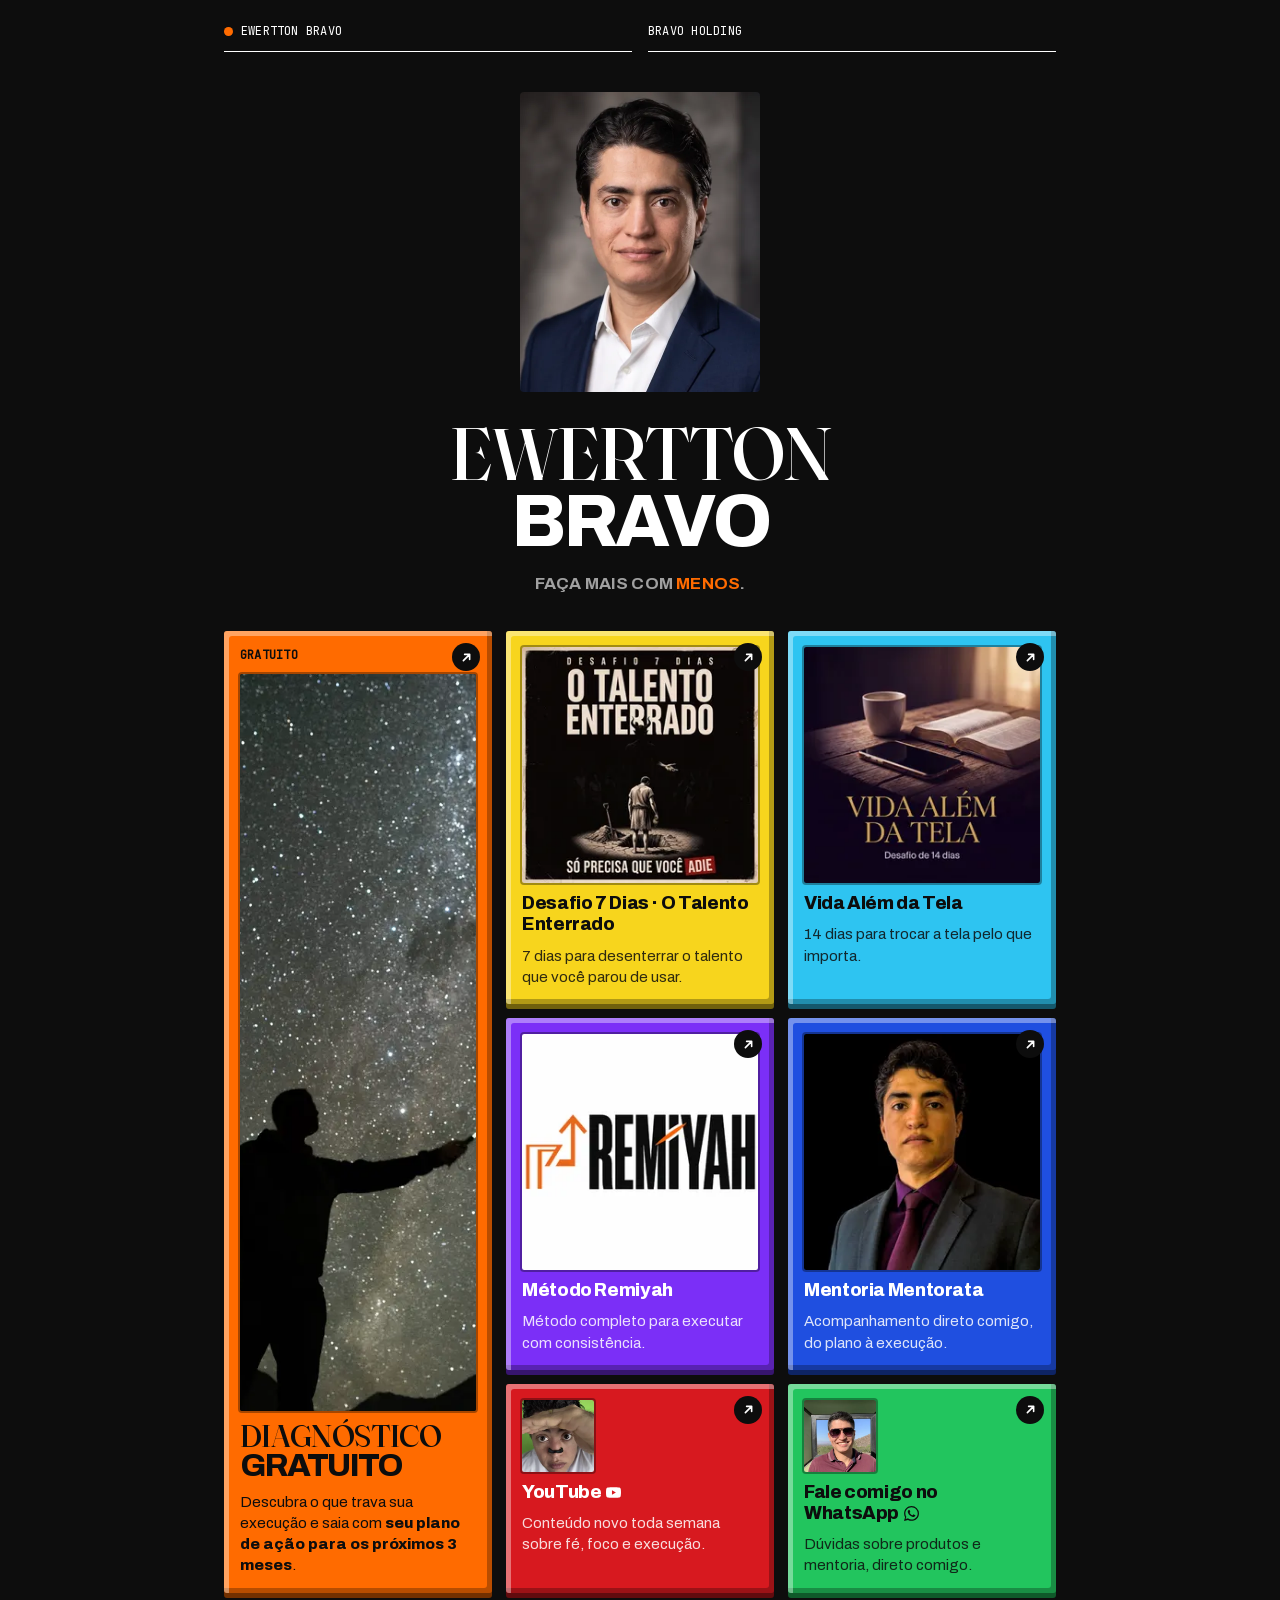
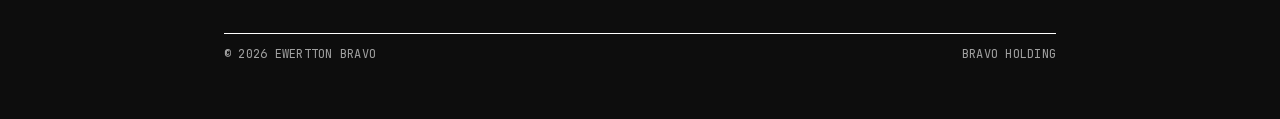
<file: index.html>
<!DOCTYPE html>
<html lang="pt-BR">
<head>
<meta charset="UTF-8">
<meta name="viewport" content="width=device-width, initial-scale=1">
<meta name="theme-color" content="#0D0D0D">

<title>Ewertton Bravo | Faça mais com menos</title>
<meta name="description" content="Ewertton Bravo. Faça mais com menos. Diagnóstico gratuito, Desafio 7 Dias · O Talento Enterrado, Método Remiyah e Mentoria Mentorata em um só lugar.">
<link rel="canonical" href="https://ebravoholding.com/">

<!-- Open Graph -->
<meta property="og:type" content="website">
<meta property="og:url" content="https://ebravoholding.com/">
<meta property="og:title" content="Ewertton Bravo | Faça mais com menos">
<meta property="og:description" content="Diagnóstico gratuito, Desafio 7 Dias · O Talento Enterrado, Método Remiyah e Mentoria Mentorata em um só lugar.">
<meta property="og:image" content="https://ebravoholding.com/og-image.jpg?v=3">
<meta property="og:image:width" content="1200">
<meta property="og:image:height" content="630">
<meta property="og:locale" content="pt_BR">

<!-- Twitter -->
<meta name="twitter:card" content="summary_large_image">
<meta name="twitter:title" content="Ewertton Bravo | Faça mais com menos">
<meta name="twitter:description" content="Diagnóstico gratuito, Desafio 7 Dias · O Talento Enterrado, Método Remiyah e Mentoria Mentorata em um só lugar.">
<meta name="twitter:image" content="https://ebravoholding.com/og-image.jpg?v=3">

<link rel="icon" href="/favicon/favicon.ico?v=2" sizes="any">
<link rel="icon" type="image/svg+xml" href="/favicon/favicon.svg?v=2">
<link rel="apple-touch-icon" href="/favicon/apple-touch-icon.png?v=2">
<link rel="manifest" href="/favicon/site.webmanifest?v=2">

<!-- Fontes locais (mesmos arquivos de sites.ebravoholding.com): sem origem de terceiros no caminho crítico -->
<link rel="preload" href="/fonts/fraunces.woff2?v=1" as="font" type="font/woff2" crossorigin>
<link rel="preload" href="/fonts/archivo.woff2?v=1" as="font" type="font/woff2" crossorigin>

<!-- Structured data: Person -->
<script type="application/ld+json">
{
  "@context": "https://schema.org",
  "@type": "Person",
  "name": "Ewertton Bravo",
  "url": "https://ebravoholding.com/",
  "image": "https://ebravoholding.com/assets/avatar.webp?v=5",
  "description": "Faça mais com menos.",
  "jobTitle": "Mentor",
  "sameAs": ["https://www.youtube.com/@ewerttonbravo"]
}
</script>

<!-- Critical CSS (above the fold) -->
<style>
@font-face{font-family:Fraunces;src:url(/fonts/fraunces.woff2?v=1) format("woff2");font-weight:100 900;font-display:swap}
@font-face{font-family:Archivo;src:url(/fonts/archivo.woff2?v=1) format("woff2");font-weight:100 900;font-display:swap}
@font-face{font-family:"JetBrains Mono";src:url(/fonts/jetbrains-mono.woff2?v=1) format("woff2");font-weight:400;font-display:swap}
/* fallbacks com métrica ajustada: a troca de fonte não empurra o layout (CLS) */
@font-face{font-family:"Fraunces fb";src:local("Georgia"),local("Times New Roman");size-adjust:96%;ascent-override:92%;descent-override:24%}
@font-face{font-family:"Archivo fb";src:local("Arial"),local("Helvetica");size-adjust:99%;ascent-override:88%;descent-override:21%}
:root{
  --bg:#0D0D0D; --text:#FFFFFF; --muted:#A0A0A0; --line:#262626;
  --accent:#FF6B00;
  --serif:Fraunces,"Fraunces fb",Georgia,serif;
  --sans:Archivo,"Archivo fb",Arial,sans-serif;
  --mono:"JetBrains Mono",ui-monospace,Menlo,monospace;
  --ease:cubic-bezier(.2,.7,.2,1);
}
*{box-sizing:border-box;margin:0;padding:0}
html{-webkit-text-size-adjust:100%;text-size-adjust:100%;background:var(--bg)}
body{
  background:var(--bg); color:var(--text);
  font:400 1rem/1.5 var(--sans); -webkit-font-smoothing:antialiased;
}
a{color:inherit;text-decoration:none}
b{font-weight:800}
:focus-visible{outline:2px solid var(--accent);outline-offset:3px}
.wrap{width:100%;max-width:480px;margin:0 auto;padding:0 16px 40px}

/* barra superior em mono, fio embaixo */
.wrap.topo{display:grid;grid-template-columns:1fr 1fr;gap:16px;padding-top:12px;padding-bottom:0}
.topo>span,.rotulo,.foot{font:400 .75rem/1.4 var(--mono);text-transform:uppercase;letter-spacing:.02em}
.topo>span{display:flex;align-items:center;gap:8px;min-height:40px;border-bottom:1px solid var(--text)}
.ponto{display:inline-block;width:.55rem;height:.55rem;border-radius:50%;background:var(--accent);flex:none}

.hero{display:flex;flex-direction:column;align-items:center;text-align:center;padding:40px 0 36px}
.avatar{width:200px;height:250px;border-radius:4px;display:block;object-fit:cover;background:#1A1A1A}
h1{
  font:500 3.1rem/.92 var(--serif); text-transform:uppercase; letter-spacing:-.025em;
  margin-top:28px;
}
h1 b{display:block;font-family:var(--sans);letter-spacing:-.045em}
.tagline{font:700 .95rem/1.3 var(--sans);text-transform:uppercase;letter-spacing:.01em;margin-top:18px;color:var(--muted)}
.tagline em{font-style:normal;color:var(--accent)}

/* ---- grid tetris: cada box é uma peça. Chanfro claro em cima/esquerda, escuro embaixo/direita,
   ledge embaixo; no toque o ledge some e o chanfro inverte, como botão afundando ---- */
.links{
  display:grid; grid-template-columns:1fr 1fr; gap:8px;
  grid-template-areas:"diag d7" "diag vat" "rem men" "yt wpp";
}
.box{
  --c:#3A3A3A; --t:#FFFFFF;
  position:relative; display:flex; flex-direction:column; gap:8px; min-width:0;
  padding:12px; border-radius:3px;
  background:var(--c); color:var(--t);
  box-shadow:inset 5px 5px 0 rgba(255,255,255,.38),inset -5px -5px 0 rgba(0,0,0,.28),0 5px 0 color-mix(in srgb,var(--c) 45%,#000);
  transition:transform .1s var(--ease),box-shadow .1s var(--ease),filter .15s ease;
  animation:sobe .6s var(--ease) backwards;
}
.box:active{
  transform:translateY(5px);
  box-shadow:inset 5px 5px 0 rgba(0,0,0,.22),inset -5px -5px 0 rgba(255,255,255,.2),0 0 0 color-mix(in srgb,var(--c) 45%,#000);
}
@media (hover:hover){.box:hover{filter:brightness(1.08)}}
/* seta no canto: o sinal de "aperte aqui" sem botão dentro do bloco */
.box::after{
  content:""; position:absolute; top:12px; right:12px; width:28px; height:28px; border-radius:50%;
  background:#0D0D0D url("data:image/svg+xml,%3Csvg xmlns='http://www.w3.org/2000/svg' viewBox='0 0 24 24' fill='none' stroke='%23fff' stroke-width='2.6' stroke-linecap='round' stroke-linejoin='round'%3E%3Cpath d='M7 17L17 7M9 7h8v8'/%3E%3C/svg%3E") center/15px no-repeat;
}
.box[data-bio="diagnostico"]{grid-area:diag;--c:#FF6B00;--t:#0D0D0D}
.box[data-bio="desafio-7-dias"]{grid-area:d7;--c:#F7D51D;--t:#0D0D0D;animation-delay:.06s}
.box[data-bio="vida-alem-da-tela"]{grid-area:vat;--c:#2EC4F1;--t:#0D0D0D;animation-delay:.12s}
.box[data-bio="metodo-remiyah"]{grid-area:rem;--c:#7B2FF7;animation-delay:.18s}
.box[data-bio="mentoria-mentorata"]{grid-area:men;--c:#1F4FE0;animation-delay:.22s}
.box[data-bio="youtube"]{grid-area:yt;--c:#D7191F;animation-delay:.26s}
.box[data-bio="whatsapp"]{grid-area:wpp;--c:#22C55E;--t:#0D0D0D;animation-delay:.3s}
@keyframes sobe{from{opacity:0;transform:translateY(16px)}}

.rotulo{opacity:.8;padding-right:34px}
.foto{display:block;width:100%;height:auto;aspect-ratio:1;object-fit:cover;border-radius:2px;background:#1A1A1A;outline:2px solid rgba(0,0,0,.35)}
.box__titulo{font:800 1rem/1.15 var(--sans);letter-spacing:-.02em}
.box__desc{font-size:.85rem;line-height:1.4;opacity:.85}

/* diagnóstico: a coluna alta. Foto cresce pra ocupar a altura que sobra */
.box--diag .rotulo{font-weight:700;opacity:1}
.box--diag .foto{flex:1 1 auto;aspect-ratio:auto;min-height:150px;object-position:38% 50%}
.box--diag .box__titulo{font:500 1.3rem/.95 var(--serif);text-transform:uppercase;letter-spacing:-.02em}
.box--diag .box__titulo b{display:block;font-family:var(--sans);letter-spacing:-.045em}
.box--diag .box__desc{opacity:1}
.box--diag .box__desc strong{font-weight:800}

/* YouTube e WhatsApp: compactos, thumb no topo */
.thumb{flex:none;width:64px;height:64px;border-radius:2px;object-fit:cover;background:#1A1A1A;outline:2px solid rgba(0,0,0,.35)}
.nowrap{white-space:nowrap}
.title-ico{width:15px;height:15px;vertical-align:-2px;margin-left:5px}

@media (prefers-reduced-motion:reduce){
  *,*::before,*::after{animation:none!important;transition:none!important}
}
@media (min-width:720px){
  .wrap{max-width:880px;padding:0 24px 56px}
  .avatar{width:240px;height:300px}
  h1{font-size:4.6rem}
  .tagline{font-size:1.05rem}
  .links{
    grid-template-columns:repeat(3,1fr); gap:14px;
    grid-template-areas:"diag d7 vat" "diag rem men" "diag yt wpp";
  }
  .box{padding:16px;gap:10px}
  .box__titulo{font-size:1.15rem}
  .box__desc{font-size:.95rem}
  .box--diag .box__titulo{font-size:2rem}
  .thumb{width:72px;height:72px}
}
</style>
</head>
<body>
<header class="wrap topo">
  <span><span class="ponto" aria-hidden="true"></span>Ewertton Bravo</span>
  <span>Bravo Holding</span>
</header>

<main class="wrap">
  <section class="hero">
    <img class="avatar" src="/assets/avatar.webp?v=5" width="200" height="250"
         alt="Ewertton Bravo" fetchpriority="high">
    <h1>Ewertton <b>Bravo</b></h1>
    <p class="tagline">Faça mais com <em>menos</em>.</p>
  </section>

  <nav class="links" aria-label="Links">

    <a class="box box--diag" href="https://ebravoholding.com/diagnostico?utm_source=Instagram&amp;utm_medium=LinkBio&amp;utm_campaign=Diagnostico&amp;utm_content=Todos&amp;utm_term=Perfil" data-bio="diagnostico">
      <span class="rotulo">Gratuito</span>
      <img class="foto" src="/assets/prod-diagnostico.webp?v=3" width="720" height="960" alt="Diagnóstico Gratuito" decoding="async">
      <span class="box__titulo">Diagnóstico <b>Gratuito</b></span>
      <span class="box__desc">Descubra o que trava sua execução e saia com <strong>seu plano de ação para os próximos 3 meses</strong>.</span>
    </a>

    <a class="box" href="https://ebravoholdingo.shop/desafio-talento-enterrado/?utm_source=Instagram&amp;utm_medium=LinkBio&amp;utm_campaign=Instagram&amp;utm_content=Todos&amp;utm_term=Organico" data-bio="desafio-7-dias">
      <img class="foto" src="/assets/prod-desafio.webp?v=2" width="256" height="256" alt="Desafio 7 Dias · O Talento Enterrado" decoding="async">
      <span class="box__titulo">Desafio 7 Dias · O Talento Enterrado</span>
      <span class="box__desc">7 dias para desenterrar o talento que você parou de usar.</span>
    </a>

    <a class="box" href="https://ebravoholdingo.shop/vida-alem-da-tela/?utm_source=Instagram&amp;utm_medium=LinkBio&amp;utm_campaign=VAT&amp;utm_content=Todos&amp;utm_term=Organico" data-bio="vida-alem-da-tela">
      <img class="foto" src="/assets/prod-vat.webp?v=2" width="256" height="256" alt="Vida Além da Tela" loading="lazy" decoding="async">
      <span class="box__titulo">Vida Além da Tela</span>
      <span class="box__desc">14 dias para trocar a tela pelo que importa.</span>
    </a>

    <a class="box" href="https://ebravoholding.com/remiyah?utm_source=Instagram&amp;utm_medium=LinkBio&amp;utm_campaign=RMA&amp;utm_content=Todos&amp;utm_term=Organico" data-bio="metodo-remiyah">
      <img class="foto" src="/assets/prod-remiyah.webp?v=2" width="256" height="256" alt="Método Remiyah" loading="lazy" decoding="async">
      <span class="box__titulo">Método Remiyah</span>
      <span class="box__desc">Método completo para executar com consistência.</span>
    </a>

    <a class="box" href="https://wa.me/5591920052300?text=Tenho%20interesse%20na%20Mentoria%20Mentorata" data-bio="mentoria-mentorata" target="_blank" rel="noopener">
      <img class="foto" src="/assets/prod-mentorata.webp?v=2" width="256" height="256" alt="Mentoria Mentorata" loading="lazy" decoding="async">
      <span class="box__titulo">Mentoria Mentorata</span>
      <span class="box__desc">Acompanhamento direto comigo, do plano à execução.</span>
    </a>

    <a class="box" href="https://www.youtube.com/@ewerttonbravo" data-bio="youtube" target="_blank" rel="noopener">
      <img class="thumb" src="/assets/prod-youtube.webp?v=2" width="64" height="64" alt="Canal do Ewertton Bravo no YouTube" loading="lazy" decoding="async">
      <span class="box__titulo"><span class="nowrap">YouTube<svg class="title-ico" viewBox="0 0 24 24" fill="currentColor" aria-hidden="true"><path d="M23.498 6.186a3.016 3.016 0 0 0-2.122-2.136C19.505 3.545 12 3.545 12 3.545s-7.505 0-9.377.505A3.017 3.017 0 0 0 .502 6.186C0 8.07 0 12 0 12s0 3.93.502 5.814a3.016 3.016 0 0 0 2.122 2.136c1.871.505 9.376.505 9.376.505s7.505 0 9.377-.505a3.015 3.015 0 0 0 2.122-2.136C24 15.93 24 12 24 12s0-3.93-.502-5.814zM9.545 15.568V8.432L15.818 12l-6.273 3.568z"/></svg></span></span>
      <span class="box__desc">Conteúdo novo toda semana sobre fé, foco e execução.</span>
    </a>

    <a class="box" href="https://wa.me/5591920052300" data-bio="whatsapp" target="_blank" rel="noopener">
      <img class="thumb" src="/assets/prod-whatsapp.webp?v=2" width="64" height="64" alt="Ewertton Bravo" loading="lazy" decoding="async">
      <span class="box__titulo">Fale comigo no <span class="nowrap">WhatsApp<svg class="title-ico" viewBox="0 0 24 24" fill="currentColor" aria-hidden="true"><path d="M.057 24l1.687-6.163a11.867 11.867 0 01-1.587-5.945C.16 5.335 5.495 0 12.05 0a11.82 11.82 0 018.413 3.488 11.82 11.82 0 013.48 8.414c-.003 6.557-5.338 11.892-11.893 11.892a11.9 11.9 0 01-5.688-1.448L.057 24zm6.597-3.807c1.676.995 3.276 1.591 5.392 1.592 5.448 0 9.886-4.434 9.889-9.885.002-5.462-4.415-9.89-9.881-9.892-5.452 0-9.887 4.434-9.889 9.884a9.86 9.86 0 001.51 5.26l-.999 3.648 3.978-1.044zm11.387-5.464c-.074-.124-.272-.198-.57-.347-.297-.149-1.758-.868-2.031-.967-.272-.099-.47-.149-.669.149-.198.297-.768.967-.941 1.165-.173.198-.347.223-.644.074-.297-.149-1.255-.462-2.39-1.475-.883-.788-1.48-1.761-1.653-2.059-.173-.297-.018-.458.13-.606.134-.133.297-.347.446-.521.151-.172.2-.296.3-.495.099-.198.05-.372-.025-.521-.075-.148-.669-1.611-.916-2.206-.242-.579-.487-.5-.669-.51l-.57-.01c-.198 0-.52.074-.792.372s-1.04 1.016-1.04 2.479 1.065 2.876 1.213 3.074c.149.198 2.095 3.2 5.076 4.487.71.306 1.263.489 1.694.626.712.226 1.36.194 1.872.118.571-.085 1.758-.719 2.006-1.413.248-.695.248-1.29.173-1.414z"/></svg></span></span>
      <span class="box__desc">Dúvidas sobre produtos e mentoria, direto comigo.</span>
    </a>
  </nav>

  <footer class="foot">
    <span>&copy; <span id="y">2026</span> Ewertton Bravo</span>
    <span>Bravo Holding</span>
  </footer>
</main>

<!-- non-critical styles -->
<link rel="stylesheet" href="/style.css?v=6" media="print" onload="this.media='all'">
<noscript><link rel="stylesheet" href="/style.css?v=6"></noscript>

<!-- Meta Pixel -->
<script>
!function(f,b,e,v,n,t,s)
{if(f.fbq)return;n=f.fbq=function(){n.callMethod?
n.callMethod.apply(n,arguments):n.queue.push(arguments)};
if(!f._fbq)f._fbq=n;n.push=n;n.loaded=!0;n.version='2.0';
n.queue=[];t=b.createElement(e);t.async=!0;
t.src=v;s=b.getElementsByTagName(e)[0];
s.parentNode.insertBefore(t,s)}(window,document,'script',
'https://connect.facebook.net/en_US/fbevents.js');
fbq('init','25723610987317406');fbq('track','PageView');
</script>
<noscript><img height="1" width="1" style="display:none"
  src="https://www.facebook.com/tr?id=25723610987317406&ev=PageView&noscript=1"/></noscript>

<!-- Outbound click tracking + year -->
<script>
document.getElementById('y').textContent=new Date().getFullYear();
document.querySelector('.links').addEventListener('click',function(e){
  var a=e.target.closest('a[data-bio]');
  if(a&&window.fbq){fbq('trackCustom','ClickBio',{destino:a.dataset.bio});}
});
</script>
</body>
</html>
</file>
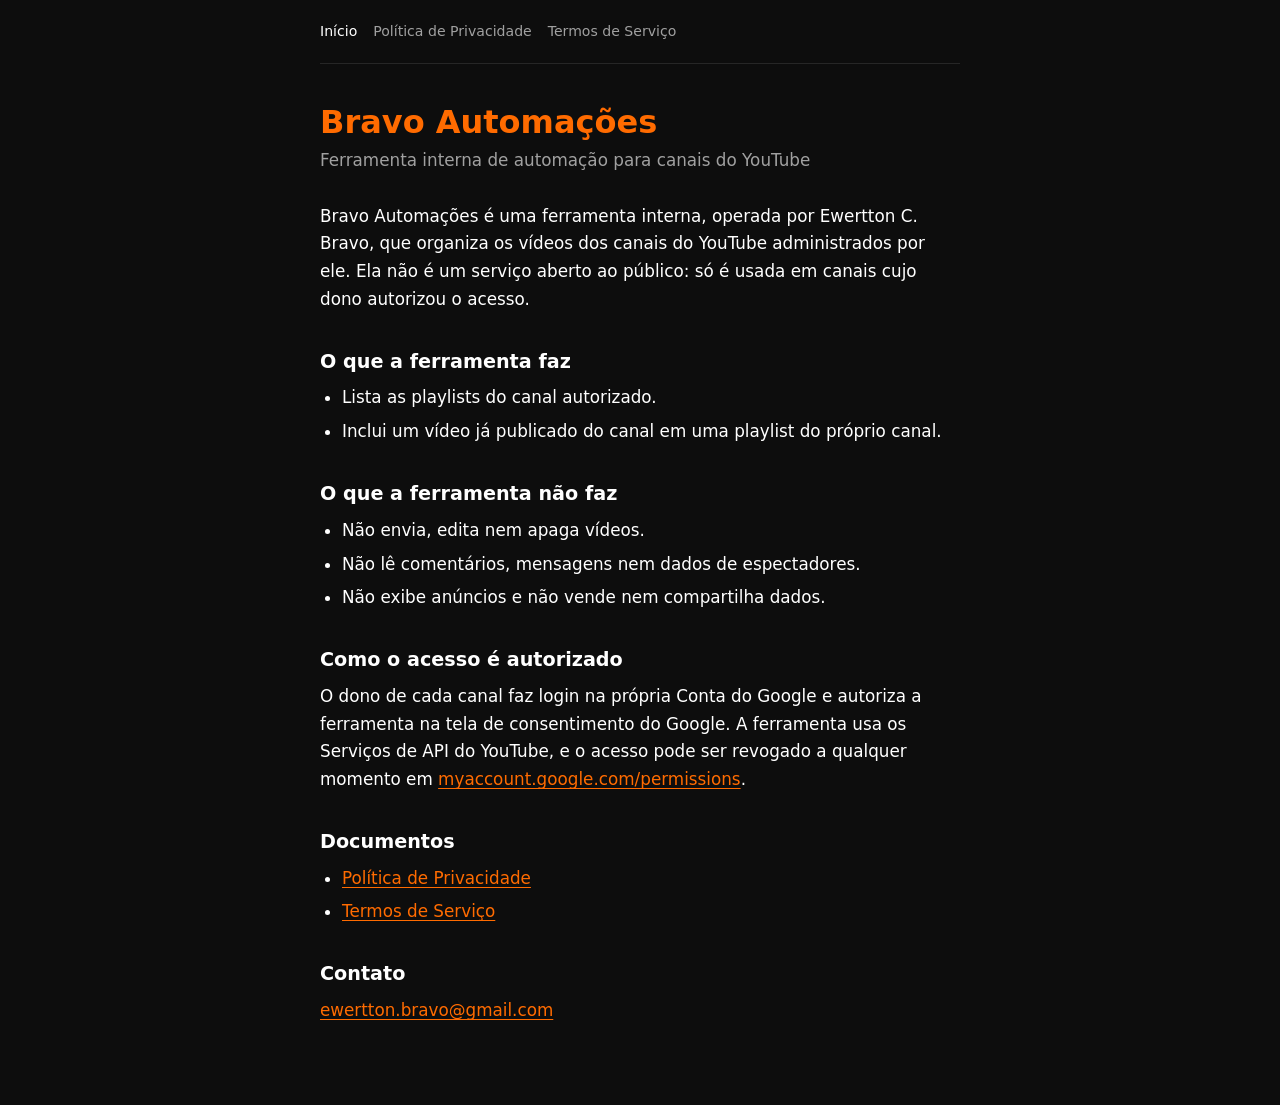
<file: automacoes/index.html>
<!doctype html>
<html lang="pt-BR">
<head>
<meta charset="utf-8">
<meta name="viewport" content="width=device-width, initial-scale=1">
<title>Bravo Automações</title>
<link rel="canonical" href="https://ebravoholding.com/automacoes/">
<meta name="theme-color" content="#0D0D0D">
<link rel="icon" href="/favicon/favicon.ico" sizes="any">
<link rel="icon" type="image/svg+xml" href="/favicon/favicon.svg">
<style>
:root{--bg:#0D0D0D;--text:#FFFFFF;--accent:#FF6B00;--muted:#A0A0A0;--line:#262626;color-scheme:dark}
*{box-sizing:border-box}
html{-webkit-text-size-adjust:100%}
body{margin:0;background:var(--bg);color:var(--text);font:400 1.05rem/1.65 system-ui,-apple-system,"Segoe UI",Roboto,Helvetica,Arial,sans-serif}
.wrap{max-width:680px;margin:0 auto;padding:0 20px 64px}
nav{display:flex;flex-wrap:wrap;gap:0 16px;padding:10px 0;border-bottom:1px solid var(--line);font-size:.88rem}
nav a{color:var(--muted);text-decoration:none;padding:10px 0}
nav a:hover,nav a[aria-current]{color:var(--text)}
h1{margin:40px 0 6px;font-size:2rem;line-height:1.15;color:var(--accent)}
.lead{margin:0 0 28px;color:var(--muted)}
h2{margin:36px 0 10px;font-size:1.2rem;line-height:1.3}
p{margin:0 0 16px}
ul{margin:0 0 16px;padding-left:22px}
li{margin-bottom:6px}
main a{color:var(--accent);text-underline-offset:3px;overflow-wrap:anywhere}
a:focus-visible{outline:2px solid var(--accent);outline-offset:3px}
</style>
</head>
<body>
<div class="wrap">
<header>
<nav aria-label="Páginas">
<a href="/automacoes/" aria-current="page">Início</a>
<a href="/automacoes/privacidade/">Política de Privacidade</a>
<a href="/automacoes/termos/">Termos de Serviço</a>
</nav>
</header>
<main>
<h1>Bravo Automações</h1>
<p class="lead">Ferramenta interna de automação para canais do YouTube</p>

<p>Bravo Automações é uma ferramenta interna, operada por Ewertton C. Bravo, que organiza os vídeos dos canais do YouTube administrados por ele. Ela não é um serviço aberto ao público: só é usada em canais cujo dono autorizou o acesso.</p>

<h2>O que a ferramenta faz</h2>
<ul>
<li>Lista as playlists do canal autorizado.</li>
<li>Inclui um vídeo já publicado do canal em uma playlist do próprio canal.</li>
</ul>

<h2>O que a ferramenta não faz</h2>
<ul>
<li>Não envia, edita nem apaga vídeos.</li>
<li>Não lê comentários, mensagens nem dados de espectadores.</li>
<li>Não exibe anúncios e não vende nem compartilha dados.</li>
</ul>

<h2>Como o acesso é autorizado</h2>
<p>O dono de cada canal faz login na própria Conta do Google e autoriza a ferramenta na tela de consentimento do Google. A ferramenta usa os Serviços de API do YouTube, e o acesso pode ser revogado a qualquer momento em <a href="https://myaccount.google.com/permissions">myaccount.google.com/permissions</a>.</p>

<h2>Documentos</h2>
<ul>
<li><a href="/automacoes/privacidade/">Política de Privacidade</a></li>
<li><a href="/automacoes/termos/">Termos de Serviço</a></li>
</ul>

<h2>Contato</h2>
<p><a href="mailto:ewertton.bravo@gmail.com">ewertton.bravo@gmail.com</a></p>
</main>
</div>
</body>
</html>
</file>
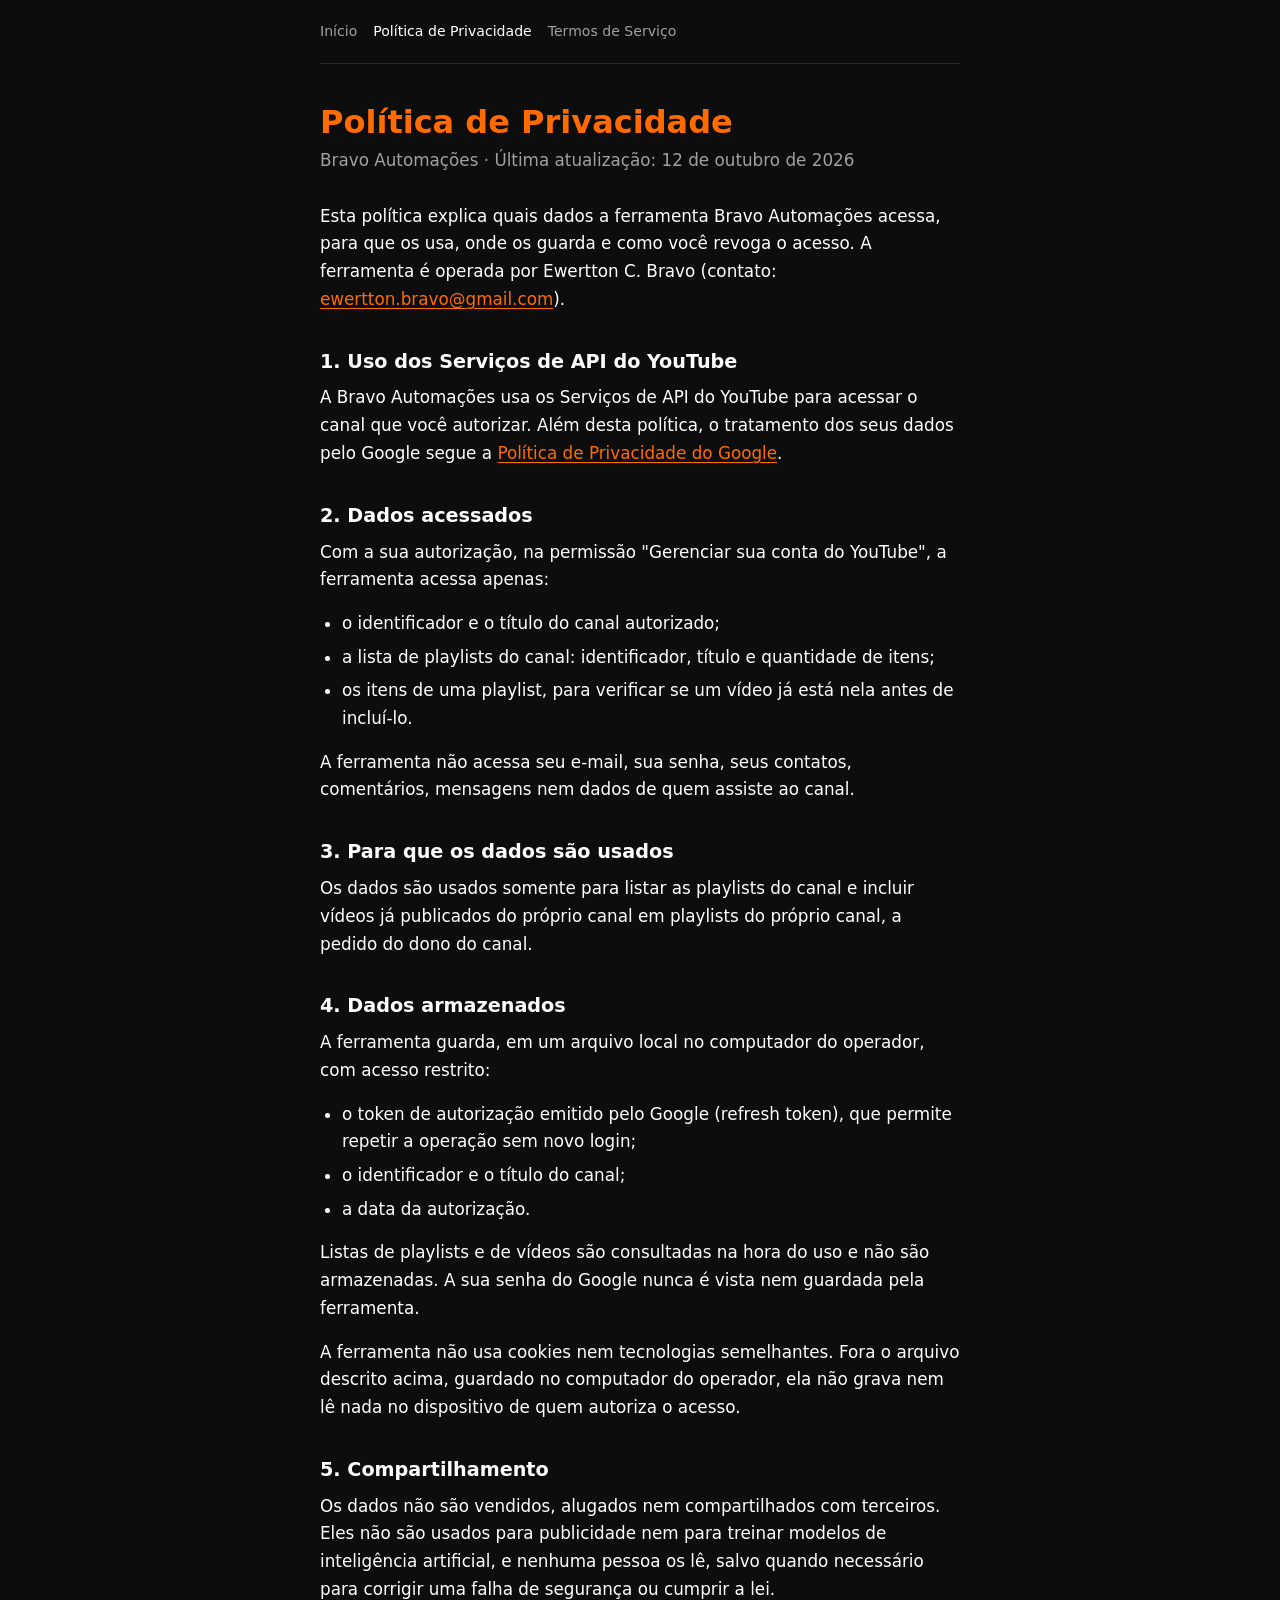
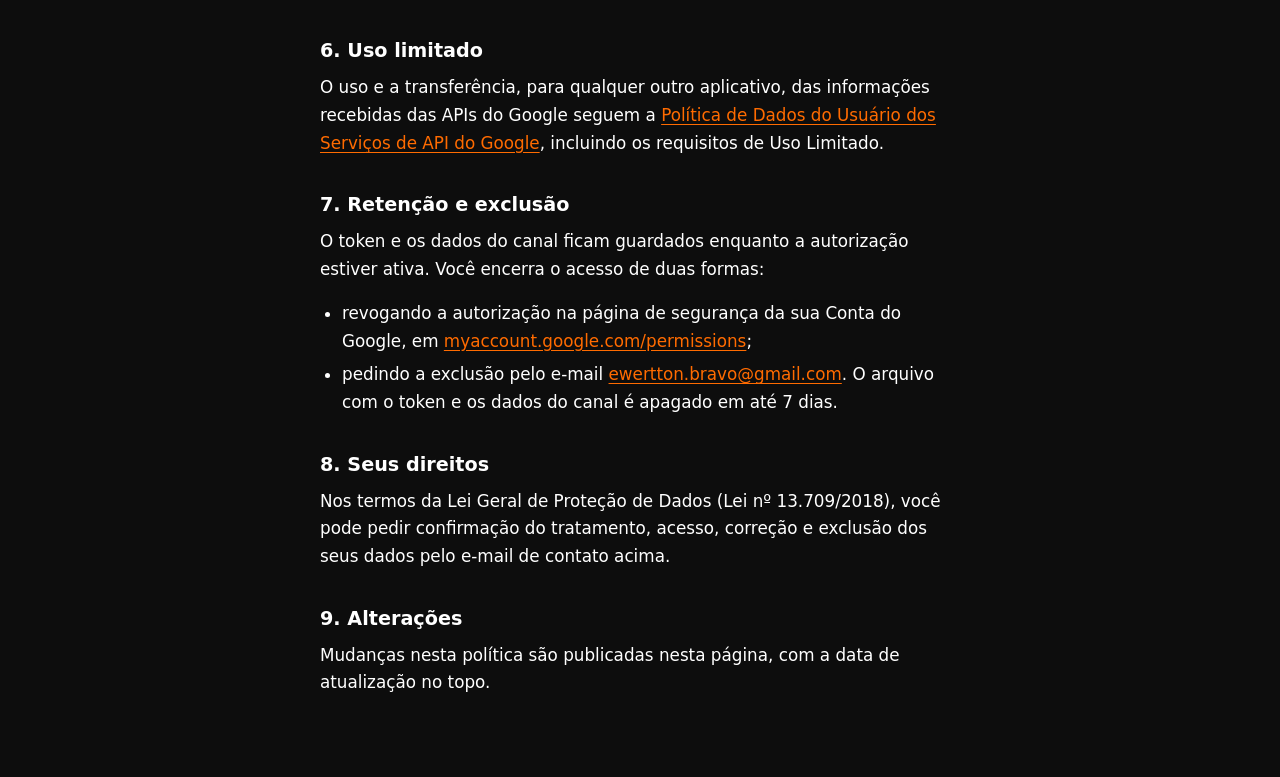
<file: automacoes/privacidade/index.html>
<!doctype html>
<html lang="pt-BR">
<head>
<meta charset="utf-8">
<meta name="viewport" content="width=device-width, initial-scale=1">
<title>Política de Privacidade | Bravo Automações</title>
<link rel="canonical" href="https://ebravoholding.com/automacoes/privacidade/">
<meta name="theme-color" content="#0D0D0D">
<link rel="icon" href="/favicon/favicon.ico" sizes="any">
<link rel="icon" type="image/svg+xml" href="/favicon/favicon.svg">
<style>
:root{--bg:#0D0D0D;--text:#FFFFFF;--accent:#FF6B00;--muted:#A0A0A0;--line:#262626;color-scheme:dark}
*{box-sizing:border-box}
html{-webkit-text-size-adjust:100%}
body{margin:0;background:var(--bg);color:var(--text);font:400 1.05rem/1.65 system-ui,-apple-system,"Segoe UI",Roboto,Helvetica,Arial,sans-serif}
.wrap{max-width:680px;margin:0 auto;padding:0 20px 64px}
nav{display:flex;flex-wrap:wrap;gap:0 16px;padding:10px 0;border-bottom:1px solid var(--line);font-size:.88rem}
nav a{color:var(--muted);text-decoration:none;padding:10px 0}
nav a:hover,nav a[aria-current]{color:var(--text)}
h1{margin:40px 0 6px;font-size:2rem;line-height:1.15;color:var(--accent)}
.lead{margin:0 0 28px;color:var(--muted)}
h2{margin:36px 0 10px;font-size:1.2rem;line-height:1.3}
p{margin:0 0 16px}
ul{margin:0 0 16px;padding-left:22px}
li{margin-bottom:6px}
main a{color:var(--accent);text-underline-offset:3px;overflow-wrap:anywhere}
a:focus-visible{outline:2px solid var(--accent);outline-offset:3px}
</style>
</head>
<body>
<div class="wrap">
<header>
<nav aria-label="Páginas">
<a href="/automacoes/">Início</a>
<a href="/automacoes/privacidade/" aria-current="page">Política de Privacidade</a>
<a href="/automacoes/termos/">Termos de Serviço</a>
</nav>
</header>
<main>
<h1>Política de Privacidade</h1>
<p class="lead">Bravo Automações · Última atualização: 12 de outubro de 2026</p>

<p>Esta política explica quais dados a ferramenta Bravo Automações acessa, para que os usa, onde os guarda e como você revoga o acesso. A ferramenta é operada por Ewertton C. Bravo (contato: <a href="mailto:ewertton.bravo@gmail.com">ewertton.bravo@gmail.com</a>).</p>

<h2>1. Uso dos Serviços de API do YouTube</h2>
<p>A Bravo Automações usa os Serviços de API do YouTube para acessar o canal que você autorizar. Além desta política, o tratamento dos seus dados pelo Google segue a <a href="https://www.google.com/policies/privacy">Política de Privacidade do Google</a>.</p>

<h2>2. Dados acessados</h2>
<p>Com a sua autorização, na permissão "Gerenciar sua conta do YouTube", a ferramenta acessa apenas:</p>
<ul>
<li>o identificador e o título do canal autorizado;</li>
<li>a lista de playlists do canal: identificador, título e quantidade de itens;</li>
<li>os itens de uma playlist, para verificar se um vídeo já está nela antes de incluí-lo.</li>
</ul>
<p>A ferramenta não acessa seu e-mail, sua senha, seus contatos, comentários, mensagens nem dados de quem assiste ao canal.</p>

<h2>3. Para que os dados são usados</h2>
<p>Os dados são usados somente para listar as playlists do canal e incluir vídeos já publicados do próprio canal em playlists do próprio canal, a pedido do dono do canal.</p>

<h2>4. Dados armazenados</h2>
<p>A ferramenta guarda, em um arquivo local no computador do operador, com acesso restrito:</p>
<ul>
<li>o token de autorização emitido pelo Google (refresh token), que permite repetir a operação sem novo login;</li>
<li>o identificador e o título do canal;</li>
<li>a data da autorização.</li>
</ul>
<p>Listas de playlists e de vídeos são consultadas na hora do uso e não são armazenadas. A sua senha do Google nunca é vista nem guardada pela ferramenta.</p>
<p>A ferramenta não usa cookies nem tecnologias semelhantes. Fora o arquivo descrito acima, guardado no computador do operador, ela não grava nem lê nada no dispositivo de quem autoriza o acesso.</p>

<h2>5. Compartilhamento</h2>
<p>Os dados não são vendidos, alugados nem compartilhados com terceiros. Eles não são usados para publicidade nem para treinar modelos de inteligência artificial, e nenhuma pessoa os lê, salvo quando necessário para corrigir uma falha de segurança ou cumprir a lei.</p>

<h2>6. Uso limitado</h2>
<p>O uso e a transferência, para qualquer outro aplicativo, das informações recebidas das APIs do Google seguem a <a href="https://developers.google.com/terms/api-services-user-data-policy">Política de Dados do Usuário dos Serviços de API do Google</a>, incluindo os requisitos de Uso Limitado.</p>

<h2>7. Retenção e exclusão</h2>
<p>O token e os dados do canal ficam guardados enquanto a autorização estiver ativa. Você encerra o acesso de duas formas:</p>
<ul>
<li>revogando a autorização na página de segurança da sua Conta do Google, em <a href="https://myaccount.google.com/permissions">myaccount.google.com/permissions</a>;</li>
<li>pedindo a exclusão pelo e-mail <a href="mailto:ewertton.bravo@gmail.com">ewertton.bravo@gmail.com</a>. O arquivo com o token e os dados do canal é apagado em até 7 dias.</li>
</ul>

<h2>8. Seus direitos</h2>
<p>Nos termos da Lei Geral de Proteção de Dados (Lei nº 13.709/2018), você pode pedir confirmação do tratamento, acesso, correção e exclusão dos seus dados pelo e-mail de contato acima.</p>

<h2>9. Alterações</h2>
<p>Mudanças nesta política são publicadas nesta página, com a data de atualização no topo.</p>
</main>
</div>
</body>
</html>
</file>
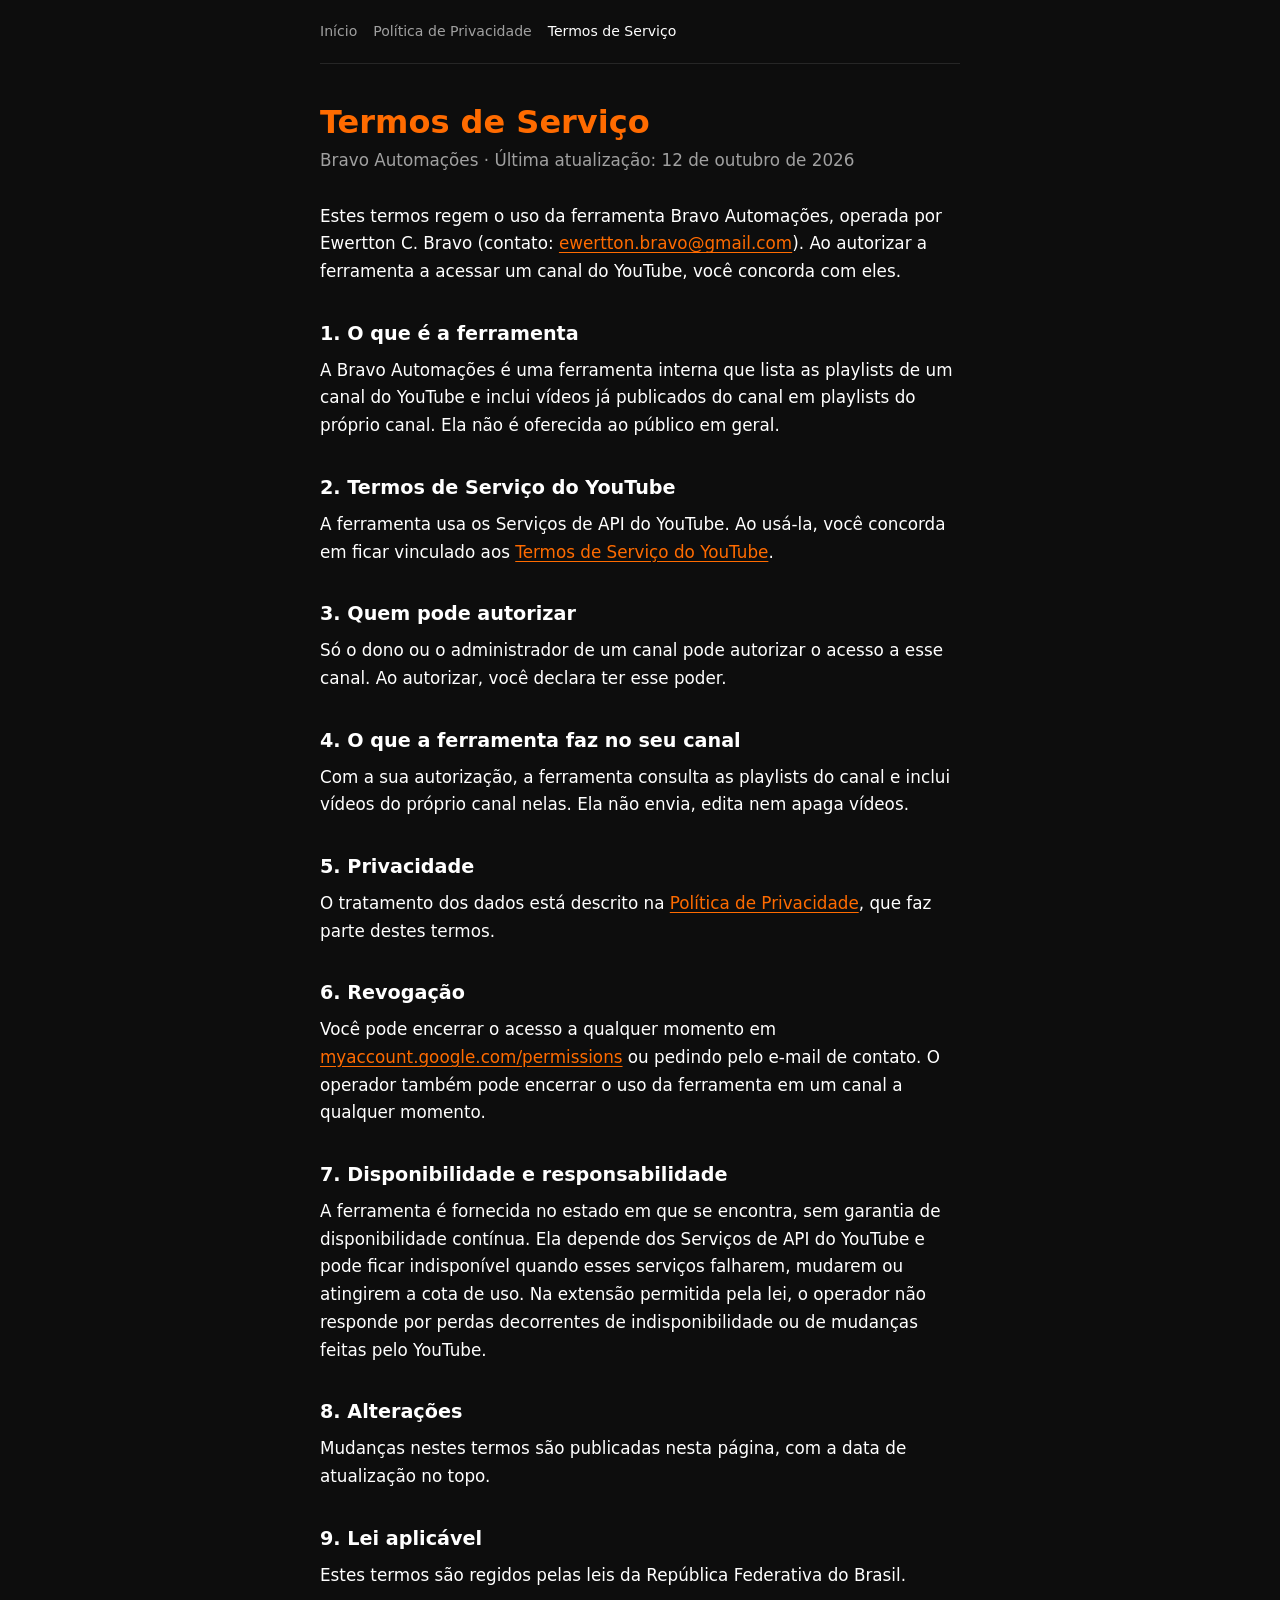
<file: automacoes/termos/index.html>
<!doctype html>
<html lang="pt-BR">
<head>
<meta charset="utf-8">
<meta name="viewport" content="width=device-width, initial-scale=1">
<title>Termos de Serviço | Bravo Automações</title>
<link rel="canonical" href="https://ebravoholding.com/automacoes/termos/">
<meta name="theme-color" content="#0D0D0D">
<link rel="icon" href="/favicon/favicon.ico" sizes="any">
<link rel="icon" type="image/svg+xml" href="/favicon/favicon.svg">
<style>
:root{--bg:#0D0D0D;--text:#FFFFFF;--accent:#FF6B00;--muted:#A0A0A0;--line:#262626;color-scheme:dark}
*{box-sizing:border-box}
html{-webkit-text-size-adjust:100%}
body{margin:0;background:var(--bg);color:var(--text);font:400 1.05rem/1.65 system-ui,-apple-system,"Segoe UI",Roboto,Helvetica,Arial,sans-serif}
.wrap{max-width:680px;margin:0 auto;padding:0 20px 64px}
nav{display:flex;flex-wrap:wrap;gap:0 16px;padding:10px 0;border-bottom:1px solid var(--line);font-size:.88rem}
nav a{color:var(--muted);text-decoration:none;padding:10px 0}
nav a:hover,nav a[aria-current]{color:var(--text)}
h1{margin:40px 0 6px;font-size:2rem;line-height:1.15;color:var(--accent)}
.lead{margin:0 0 28px;color:var(--muted)}
h2{margin:36px 0 10px;font-size:1.2rem;line-height:1.3}
p{margin:0 0 16px}
ul{margin:0 0 16px;padding-left:22px}
li{margin-bottom:6px}
main a{color:var(--accent);text-underline-offset:3px;overflow-wrap:anywhere}
a:focus-visible{outline:2px solid var(--accent);outline-offset:3px}
</style>
</head>
<body>
<div class="wrap">
<header>
<nav aria-label="Páginas">
<a href="/automacoes/">Início</a>
<a href="/automacoes/privacidade/">Política de Privacidade</a>
<a href="/automacoes/termos/" aria-current="page">Termos de Serviço</a>
</nav>
</header>
<main>
<h1>Termos de Serviço</h1>
<p class="lead">Bravo Automações · Última atualização: 12 de outubro de 2026</p>

<p>Estes termos regem o uso da ferramenta Bravo Automações, operada por Ewertton C. Bravo (contato: <a href="mailto:ewertton.bravo@gmail.com">ewertton.bravo@gmail.com</a>). Ao autorizar a ferramenta a acessar um canal do YouTube, você concorda com eles.</p>

<h2>1. O que é a ferramenta</h2>
<p>A Bravo Automações é uma ferramenta interna que lista as playlists de um canal do YouTube e inclui vídeos já publicados do canal em playlists do próprio canal. Ela não é oferecida ao público em geral.</p>

<h2>2. Termos de Serviço do YouTube</h2>
<p>A ferramenta usa os Serviços de API do YouTube. Ao usá-la, você concorda em ficar vinculado aos <a href="https://www.youtube.com/t/terms">Termos de Serviço do YouTube</a>.</p>

<h2>3. Quem pode autorizar</h2>
<p>Só o dono ou o administrador de um canal pode autorizar o acesso a esse canal. Ao autorizar, você declara ter esse poder.</p>

<h2>4. O que a ferramenta faz no seu canal</h2>
<p>Com a sua autorização, a ferramenta consulta as playlists do canal e inclui vídeos do próprio canal nelas. Ela não envia, edita nem apaga vídeos.</p>

<h2>5. Privacidade</h2>
<p>O tratamento dos dados está descrito na <a href="/automacoes/privacidade/">Política de Privacidade</a>, que faz parte destes termos.</p>

<h2>6. Revogação</h2>
<p>Você pode encerrar o acesso a qualquer momento em <a href="https://myaccount.google.com/permissions">myaccount.google.com/permissions</a> ou pedindo pelo e-mail de contato. O operador também pode encerrar o uso da ferramenta em um canal a qualquer momento.</p>

<h2>7. Disponibilidade e responsabilidade</h2>
<p>A ferramenta é fornecida no estado em que se encontra, sem garantia de disponibilidade contínua. Ela depende dos Serviços de API do YouTube e pode ficar indisponível quando esses serviços falharem, mudarem ou atingirem a cota de uso. Na extensão permitida pela lei, o operador não responde por perdas decorrentes de indisponibilidade ou de mudanças feitas pelo YouTube.</p>

<h2>8. Alterações</h2>
<p>Mudanças nestes termos são publicadas nesta página, com a data de atualização no topo.</p>

<h2>9. Lei aplicável</h2>
<p>Estes termos são regidos pelas leis da República Federativa do Brasil.</p>
</main>
</div>
</body>
</html>
</file>
<file: style.css>
/* style.css — não crítico (rodapé) */

.foot{
  display:flex; justify-content:space-between; gap:16px;
  margin-top:40px; padding-top:12px;
  border-top:1px solid var(--text);
  color:var(--muted);
}
</file>
